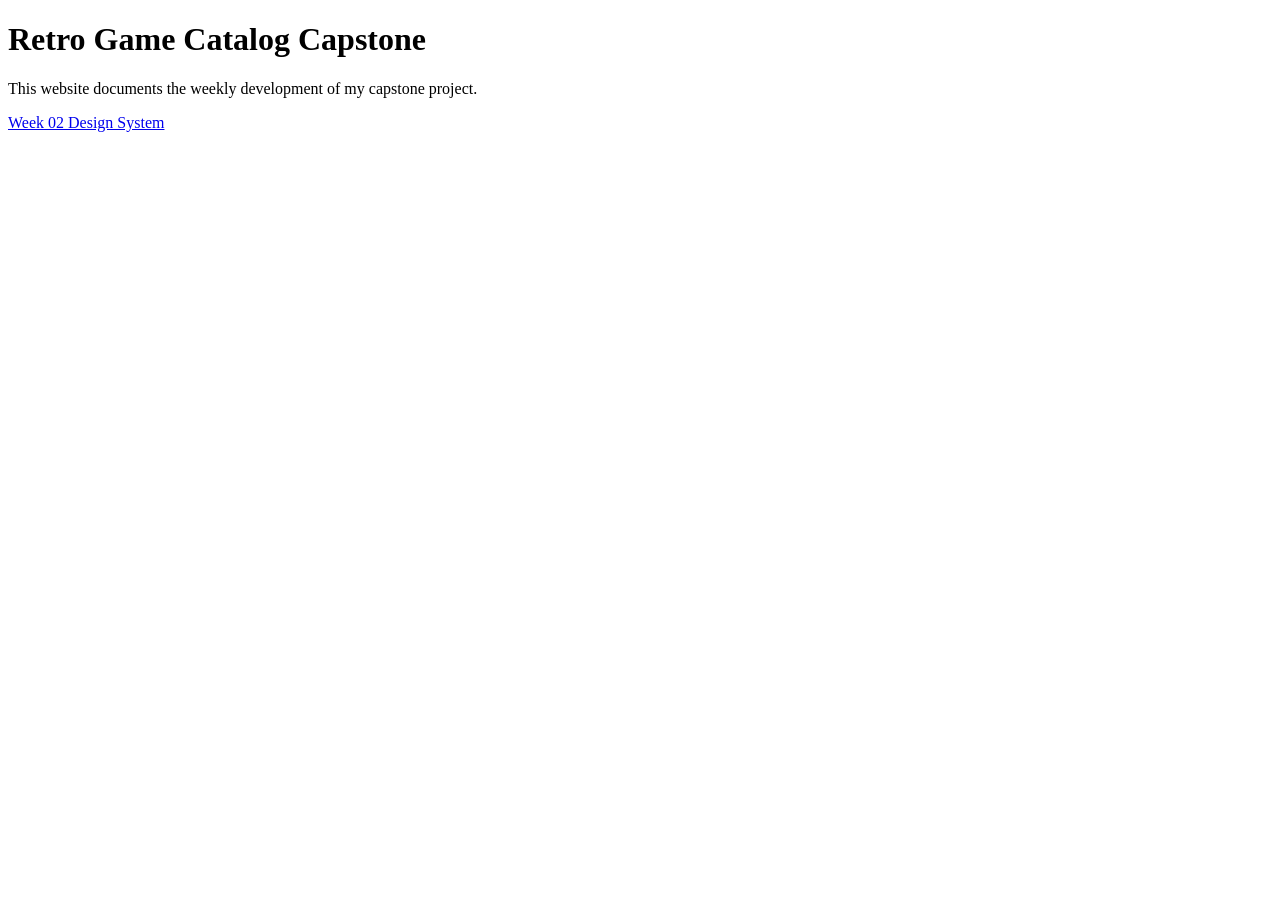
<file: index.html>
<!DOCTYPE html>
<html lang="en">
<head>
    <meta charset="UTF-8">
    <meta name="viewport" content="width=device-width, initial-scale=1.0">
    <title>Retro Game Catalog Capstone</title>
</head>

<body>
    <main>
        <h1>Retro Game Catalog Capstone</h1>

        <p>
            This website documents the weekly development of my capstone
            project.
        </p>

        <nav>
            <a href="week02/">Week 02 Design System</a>
        </nav>
    </main>
</body>
</html>
</file>
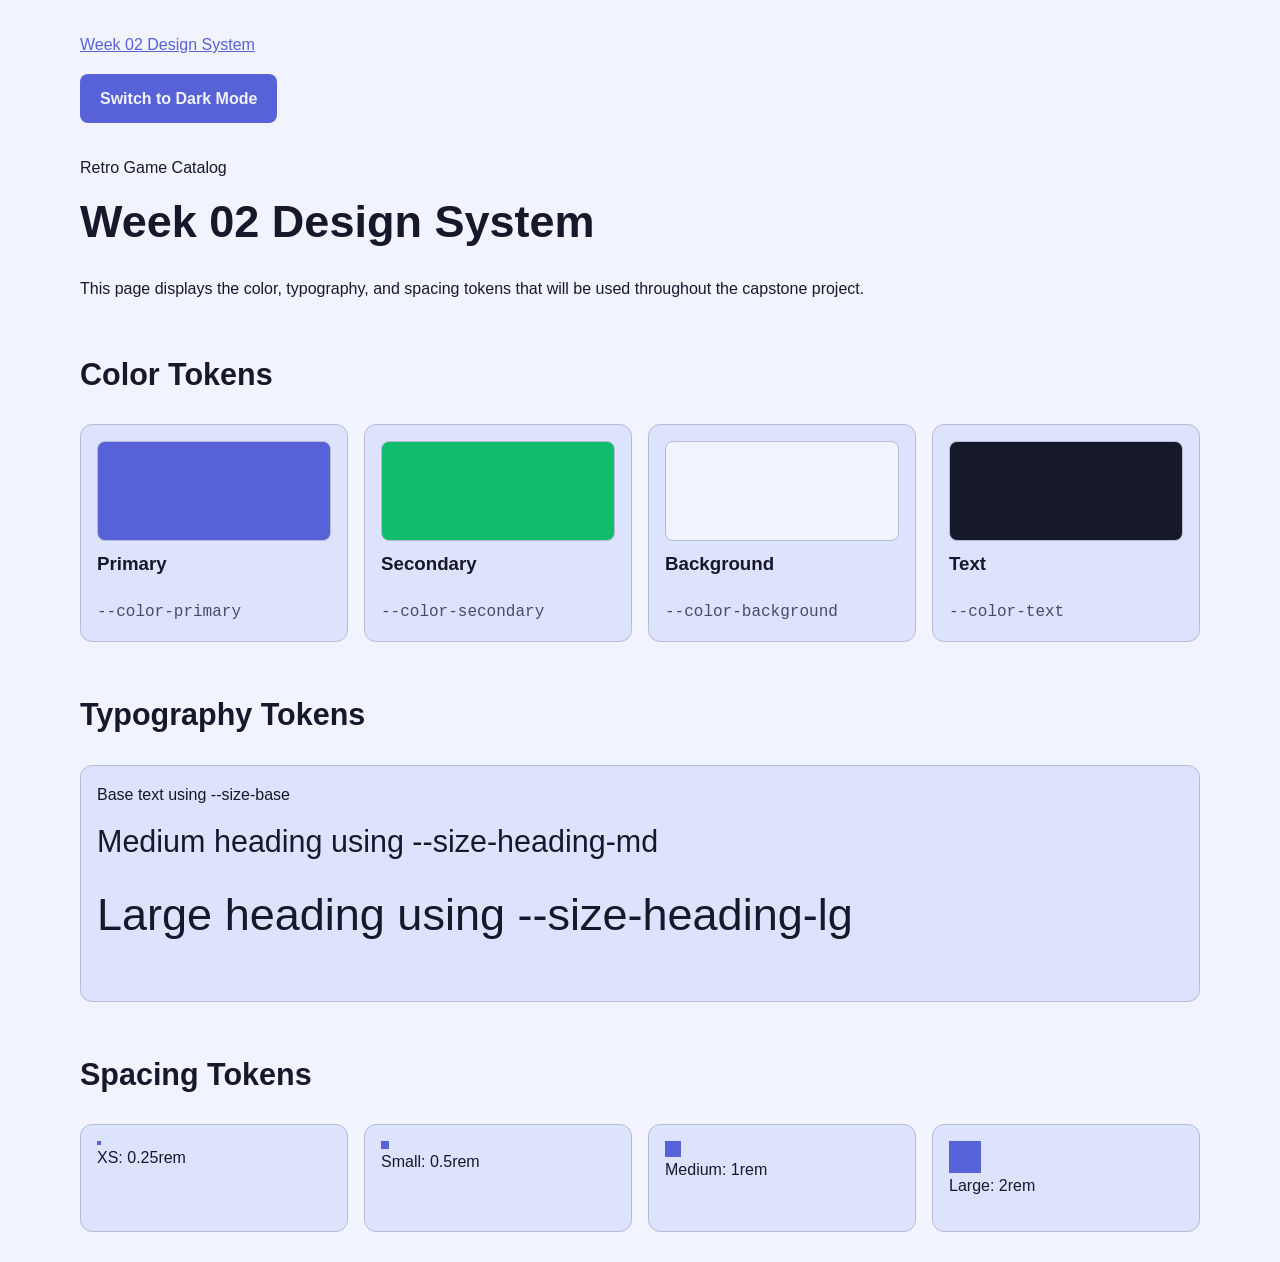
<file: week 02/index.html>
<!DOCTYPE html>
<html lang="en">
<head>
    <meta charset="UTF-8">
    <meta name="viewport" content="width=device-width, initial-scale=1.0">

    <title>Week 02 Design System</title>

    <link rel="stylesheet" href="styles.css">
</head>

<body>
    <main>
        <a href="./week02/index.html">Week 02 Design System</a>
        <br>
        <button class="theme-toggle" id="theme-toggle" type="button">
    Switch to Dark Mode
</button>

        <header>
            <p>Retro Game Catalog</p>
            <h1>Week 02 Design System</h1>

            <p>
                This page displays the color, typography, and spacing
                tokens that will be used throughout the capstone project.
            </p>
        </header>

        <section>
            <h2>Color Tokens</h2>

            <div class="token-grid">
                <article class="token-card">
                    <div class="color-swatch primary-swatch"></div>
                    <h3>Primary</h3>
                    <code>--color-primary</code>
                </article>

                <article class="token-card">
                    <div class="color-swatch secondary-swatch"></div>
                    <h3>Secondary</h3>
                    <code>--color-secondary</code>
                </article>

                <article class="token-card">
                    <div class="color-swatch background-swatch"></div>
                    <h3>Background</h3>
                    <code>--color-background</code>
                </article>

                <article class="token-card">
                    <div class="color-swatch text-swatch"></div>
                    <h3>Text</h3>
                    <code>--color-text</code>
                </article>
            </div>
        </section>

        <section>
            <h2>Typography Tokens</h2>

            <div class="token-card">
                <p class="text-base">
                    Base text using --size-base
                </p>

                <p class="text-heading-md">
                    Medium heading using --size-heading-md
                </p>

                <p class="text-heading-lg">
                    Large heading using --size-heading-lg
                </p>
            </div>
        </section>

        <section>
            <h2>Spacing Tokens</h2>

            <div class="token-grid">
                <article class="token-card">
                    <div
                        class="spacing-example"
                        style="--example-size: var(--space-xs);"
                    ></div>
                    <p>XS: 0.25rem</p>
                </article>

                <article class="token-card">
                    <div
                        class="spacing-example"
                        style="--example-size: var(--space-sm);"
                    ></div>
                    <p>Small: 0.5rem</p>
                </article>

                <article class="token-card">
                    <div
                        class="spacing-example"
                        style="--example-size: var(--space-md);"
                    ></div>
                    <p>Medium: 1rem</p>
                </article>

                <article class="token-card">
                    <div
                        class="spacing-example"
                        style="--example-size: var(--space-lg);"
                    ></div>
                    <p>Large: 2rem</p>
                </article>
            </div>
        </section>
    </main>
<script src="script.js"></script>
</body>
</html>
</file>
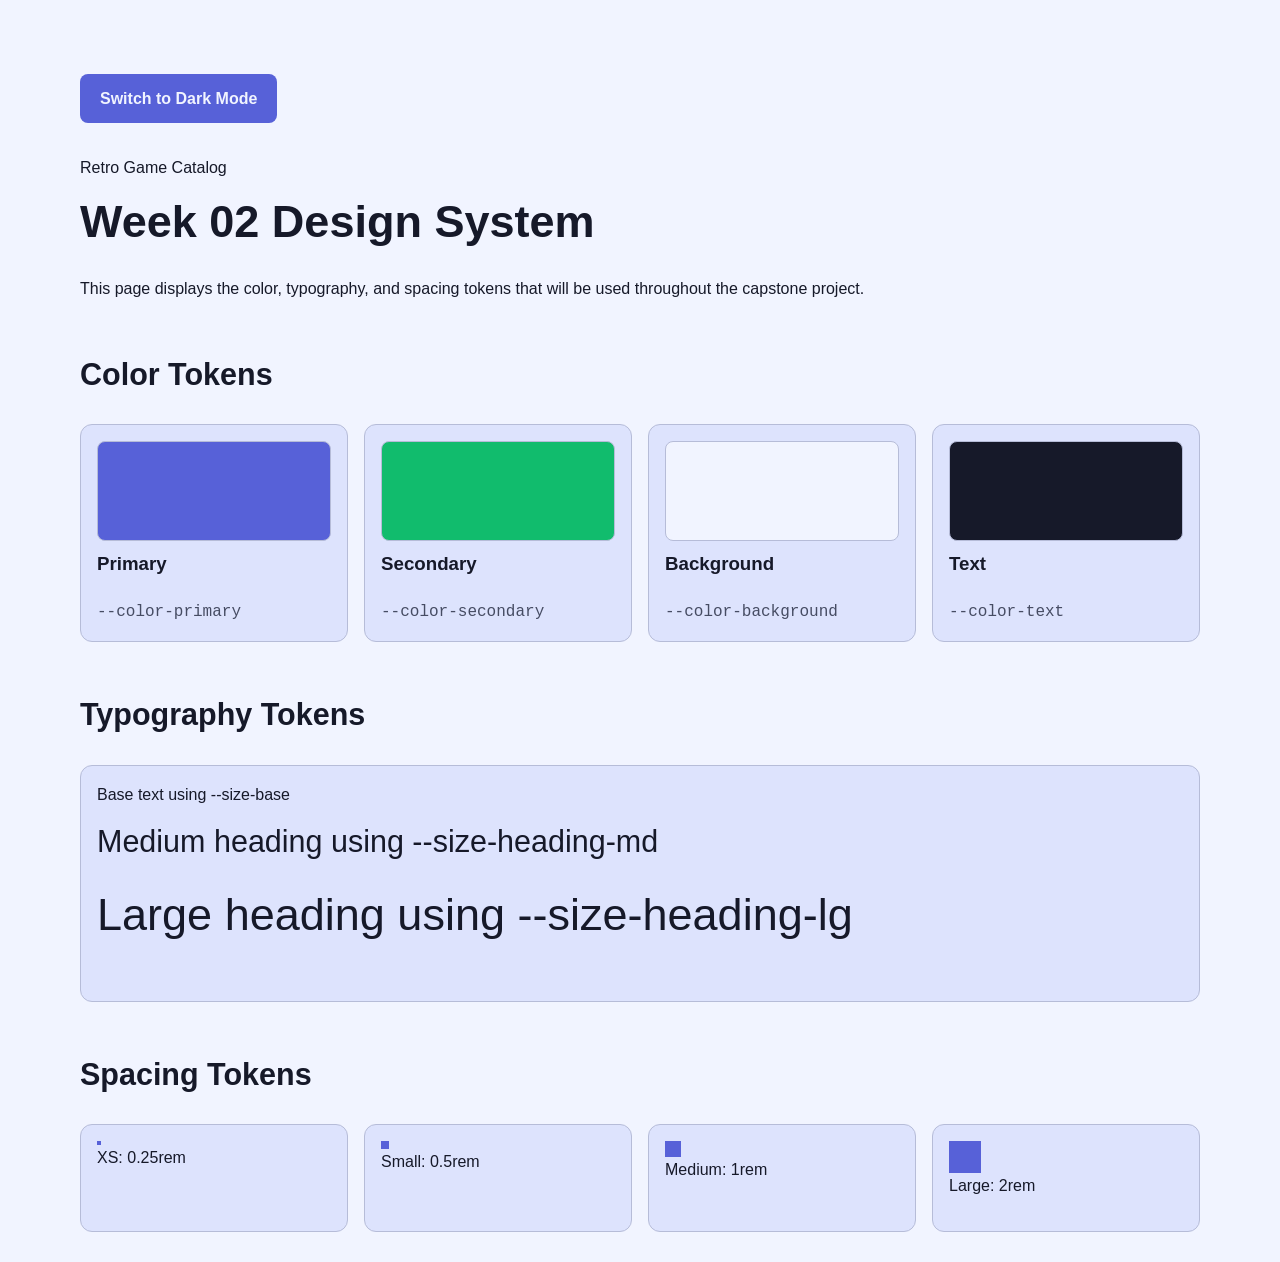
<file: week02/index.html>
<!DOCTYPE html>
<html lang="en">
<head>
    <meta charset="UTF-8">
    <meta name="viewport" content="width=device-width, initial-scale=1.0">

    <title>Week 02 Design System</title>

    <link rel="stylesheet" href="styles.css">
</head>

<body>
    <main>
        <br>
        <button class="theme-toggle" id="theme-toggle" type="button">
    Switch to Dark Mode
</button>

        <header>
            <p>Retro Game Catalog</p>
            <h1>Week 02 Design System</h1>

            <p>
                This page displays the color, typography, and spacing
                tokens that will be used throughout the capstone project.
            </p>
        </header>

        <section>
            <h2>Color Tokens</h2>

            <div class="token-grid">
                <article class="token-card">
                    <div class="color-swatch primary-swatch"></div>
                    <h3>Primary</h3>
                    <code>--color-primary</code>
                </article>

                <article class="token-card">
                    <div class="color-swatch secondary-swatch"></div>
                    <h3>Secondary</h3>
                    <code>--color-secondary</code>
                </article>

                <article class="token-card">
                    <div class="color-swatch background-swatch"></div>
                    <h3>Background</h3>
                    <code>--color-background</code>
                </article>

                <article class="token-card">
                    <div class="color-swatch text-swatch"></div>
                    <h3>Text</h3>
                    <code>--color-text</code>
                </article>
            </div>
        </section>

        <section>
            <h2>Typography Tokens</h2>

            <div class="token-card">
                <p class="text-base">
                    Base text using --size-base
                </p>

                <p class="text-heading-md">
                    Medium heading using --size-heading-md
                </p>

                <p class="text-heading-lg">
                    Large heading using --size-heading-lg
                </p>
            </div>
        </section>

        <section>
            <h2>Spacing Tokens</h2>

            <div class="token-grid">
                <article class="token-card">
                    <div
                        class="spacing-example"
                        style="--example-size: var(--space-xs);"
                    ></div>
                    <p>XS: 0.25rem</p>
                </article>

                <article class="token-card">
                    <div
                        class="spacing-example"
                        style="--example-size: var(--space-sm);"
                    ></div>
                    <p>Small: 0.5rem</p>
                </article>

                <article class="token-card">
                    <div
                        class="spacing-example"
                        style="--example-size: var(--space-md);"
                    ></div>
                    <p>Medium: 1rem</p>
                </article>

                <article class="token-card">
                    <div
                        class="spacing-example"
                        style="--example-size: var(--space-lg);"
                    ></div>
                    <p>Large: 2rem</p>
                </article>
            </div>
        </section>
    </main>
<script src="script.js"></script>
</body>
</html>
</file>
<file: week 02/styles.css>
@layer reset, tokens, base, components;

/* =========================
   RESET
========================= */

@layer reset {
    *,
    *::before,
    *::after {
        box-sizing: border-box;
    }

    body {
        margin: 0;
    }

    img {
        display: block;
        max-width: 100%;
    }
}

/* =========================
   DESIGN TOKENS
========================= */

@layer tokens {
    :root {
        color-scheme: light;

        /* Light Mode Colors */
        --color-primary: oklch(55% 0.18 275);
        --color-secondary: oklch(70% 0.17 155);
        --color-background: oklch(97% 0.02 275);
        --color-surface: oklch(92% 0.035 275);
        --color-text: oklch(22% 0.03 275);
        --color-muted-text: oklch(42% 0.04 275);
        --color-border: oklch(80% 0.04 275);

        /* Typography */
        --size-base: 1rem;

        --size-heading-md: clamp(
            1.375rem,
            1.155rem + 0.94vw,
            2rem
        );

        --size-heading-lg: clamp(
            1.75rem,
            1.31rem + 1.88vw,
            3rem
        );

        /* Spacing */
        --space-xs: 0.25rem;
        --space-sm: 0.5rem;
        --space-md: 1rem;
        --space-lg: 2rem;
        --space-xl: 3rem;
        --space-2xl: 5rem;
    }

    :root[data-theme="dark"] {
        color-scheme: dark;

        --color-primary: oklch(75% 0.15 275);
        --color-secondary: oklch(78% 0.14 155);
        --color-background: oklch(16% 0.025 275);
        --color-surface: oklch(23% 0.035 275);
        --color-text: oklch(94% 0.02 275);
        --color-muted-text: oklch(75% 0.035 275);
        --color-border: oklch(38% 0.045 275);
    }
}

/* =========================
   BASE STYLES
========================= */

@layer base {
    body {
        min-height: 100vh;
        padding: var(--space-lg);
        font-family: Arial, Helvetica, sans-serif;
        font-size: var(--size-base);
        line-height: 1.6;
        color: var(--color-text);
        background-color: var(--color-background);

        transition:
            background-color 0.25s ease,
            color 0.25s ease;
    }

    main {
        width: min(100%, 70rem);
        margin-inline: auto;
    }

    h1,
    h2,
    h3,
    p {
        margin-block-start: 0;
    }

    h1 {
        font-size: var(--size-heading-lg);
        line-height: 1.1;
    }

    h2 {
        margin-top: var(--space-xl);
        font-size: var(--size-heading-md);
    }

    a {
        color: var(--color-primary);
    }

    code {
        color: var(--color-muted-text);
        font-family: Consolas, monospace;
    }
}

/* =========================
   COMPONENTS
========================= */

@layer components {

    .theme-toggle {
        display: inline-block;
        margin: var(--space-md) 0 var(--space-lg);

        padding: 0.75rem 1.25rem;

        font: inherit;
        font-weight: bold;

        color: var(--color-background);
        background: var(--color-primary);

        border: none;
        border-radius: 0.5rem;

        cursor: pointer;

        transition:
            background-color 0.2s ease,
            transform 0.15s ease;
    }

    .theme-toggle:hover {
        background-color: var(--color-secondary);
        transform: translateY(-2px);
    }

    .theme-toggle:active {
        transform: translateY(0);
    }

    .token-grid {
        display: grid;
        grid-template-columns: repeat(
            auto-fit,
            minmax(220px, 1fr)
        );
        gap: var(--space-md);
    }

    .token-card {
        padding: var(--space-md);

        background-color: var(--color-surface);

        border: 1px solid var(--color-border);
        border-radius: 0.75rem;

        transition:
            background-color 0.25s ease,
            border-color 0.25s ease;
    }

    .color-swatch {
        height: 100px;

        margin-bottom: var(--space-sm);

        border: 1px solid var(--color-border);
        border-radius: 0.5rem;
    }

    .primary-swatch {
        background-color: var(--color-primary);
    }

    .secondary-swatch {
        background-color: var(--color-secondary);
    }

    .background-swatch {
        background-color: var(--color-background);
    }

    .text-swatch {
        background-color: var(--color-text);
    }

    .spacing-example {
        width: var(--example-size);
        height: var(--example-size);

        min-width: 0.25rem;
        min-height: 0.25rem;

        background-color: var(--color-primary);
    }

    .text-base {
        font-size: var(--size-base);
    }

    .text-heading-md {
        font-size: var(--size-heading-md);
        line-height: 1.2;
    }

    .text-heading-lg {
        font-size: var(--size-heading-lg);
        line-height: 1.1;
    }
}
</file>
<file: week02/styles.css>
@layer reset, tokens, base, components;

/* =========================
   RESET
========================= */

@layer reset {
    *,
    *::before,
    *::after {
        box-sizing: border-box;
    }

    body {
        margin: 0;
    }

    img {
        display: block;
        max-width: 100%;
    }
}

/* =========================
   DESIGN TOKENS
========================= */

@layer tokens {
    :root {
        color-scheme: light;

        /* Light Mode Colors */
        --color-primary: oklch(55% 0.18 275);
        --color-secondary: oklch(70% 0.17 155);
        --color-background: oklch(97% 0.02 275);
        --color-surface: oklch(92% 0.035 275);
        --color-text: oklch(22% 0.03 275);
        --color-muted-text: oklch(42% 0.04 275);
        --color-border: oklch(80% 0.04 275);

        /* Typography */
        --size-base: 1rem;

        --size-heading-md: clamp(
            1.375rem,
            1.155rem + 0.94vw,
            2rem
        );

        --size-heading-lg: clamp(
            1.75rem,
            1.31rem + 1.88vw,
            3rem
        );

        /* Spacing */
        --space-xs: 0.25rem;
        --space-sm: 0.5rem;
        --space-md: 1rem;
        --space-lg: 2rem;
        --space-xl: 3rem;
        --space-2xl: 5rem;
    }

    :root[data-theme="dark"] {
        color-scheme: dark;

        --color-primary: oklch(75% 0.15 275);
        --color-secondary: oklch(78% 0.14 155);
        --color-background: oklch(16% 0.025 275);
        --color-surface: oklch(23% 0.035 275);
        --color-text: oklch(94% 0.02 275);
        --color-muted-text: oklch(75% 0.035 275);
        --color-border: oklch(38% 0.045 275);
    }
}

/* =========================
   BASE STYLES
========================= */

@layer base {
    body {
        min-height: 100vh;
        padding: var(--space-lg);
        font-family: Arial, Helvetica, sans-serif;
        font-size: var(--size-base);
        line-height: 1.6;
        color: var(--color-text);
        background-color: var(--color-background);

        transition:
            background-color 0.25s ease,
            color 0.25s ease;
    }

    main {
        width: min(100%, 70rem);
        margin-inline: auto;
    }

    h1,
    h2,
    h3,
    p {
        margin-block-start: 0;
    }

    h1 {
        font-size: var(--size-heading-lg);
        line-height: 1.1;
    }

    h2 {
        margin-top: var(--space-xl);
        font-size: var(--size-heading-md);
    }

    a {
        color: var(--color-primary);
    }

    code {
        color: var(--color-muted-text);
        font-family: Consolas, monospace;
    }
}

/* =========================
   COMPONENTS
========================= */

@layer components {

    .theme-toggle {
        display: inline-block;
        margin: var(--space-md) 0 var(--space-lg);

        padding: 0.75rem 1.25rem;

        font: inherit;
        font-weight: bold;

        color: var(--color-background);
        background: var(--color-primary);

        border: none;
        border-radius: 0.5rem;

        cursor: pointer;

        transition:
            background-color 0.2s ease,
            transform 0.15s ease;
    }

    .theme-toggle:hover {
        background-color: var(--color-secondary);
        transform: translateY(-2px);
    }

    .theme-toggle:active {
        transform: translateY(0);
    }

    .token-grid {
        display: grid;
        grid-template-columns: repeat(
            auto-fit,
            minmax(220px, 1fr)
        );
        gap: var(--space-md);
    }

    .token-card {
        padding: var(--space-md);

        background-color: var(--color-surface);

        border: 1px solid var(--color-border);
        border-radius: 0.75rem;

        transition:
            background-color 0.25s ease,
            border-color 0.25s ease;
    }

    .color-swatch {
        height: 100px;

        margin-bottom: var(--space-sm);

        border: 1px solid var(--color-border);
        border-radius: 0.5rem;
    }

    .primary-swatch {
        background-color: var(--color-primary);
    }

    .secondary-swatch {
        background-color: var(--color-secondary);
    }

    .background-swatch {
        background-color: var(--color-background);
    }

    .text-swatch {
        background-color: var(--color-text);
    }

    .spacing-example {
        width: var(--example-size);
        height: var(--example-size);

        min-width: 0.25rem;
        min-height: 0.25rem;

        background-color: var(--color-primary);
    }

    .text-base {
        font-size: var(--size-base);
    }

    .text-heading-md {
        font-size: var(--size-heading-md);
        line-height: 1.2;
    }

    .text-heading-lg {
        font-size: var(--size-heading-lg);
        line-height: 1.1;
    }
}
</file>
